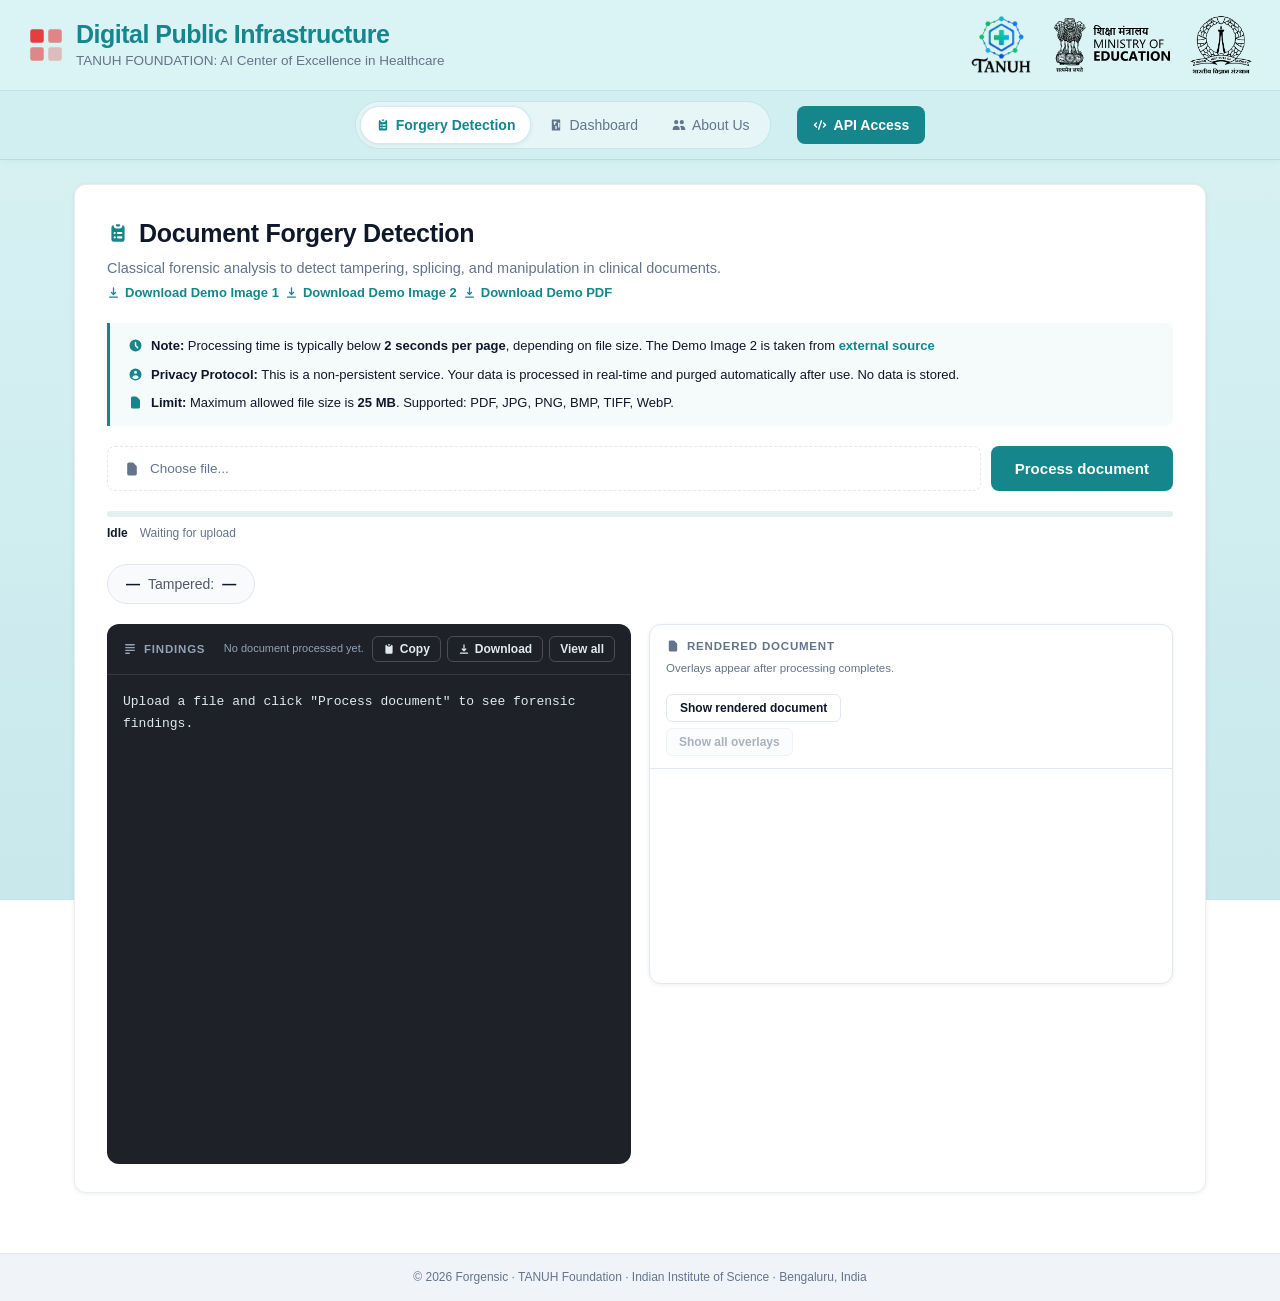
<file: frontend/index.html>
<!DOCTYPE html>
<html lang="en">
<head>
  <meta charset="utf-8"/>
  <meta name="viewport" content="width=device-width,initial-scale=1"/>
  <title>Forgensic | Document Forgery Detection</title>
  <meta name="description" content="AI-powered document forgery detection and integrity screening for clinical documents."/>
  <link rel="icon" href="logos/tanuh_logo.png" type="image/png"/>
  <link rel="stylesheet" href="styles.css"/>
</head>
<body data-page="forgery">

<!-- TOPBAR -->
<header class="topbar">
  <div class="topbar-row-1">
    <div class="topbar-inner">
      <!-- LEFT: Brand -->
      <a class="brand" href="index.html" aria-label="Forgensic home">
        <svg class="brand-icon" width="36" height="36" viewBox="0 0 32 32" fill="none">
          <rect x="2" y="2" width="12" height="12" rx="2" fill="#e53e3e"/>
          <rect x="18" y="2" width="12" height="12" rx="2" fill="#e53e3e" opacity=".6"/>
          <rect x="2" y="18" width="12" height="12" rx="2" fill="#e53e3e" opacity=".6"/>
          <rect x="18" y="18" width="12" height="12" rx="2" fill="#e53e3e" opacity=".3"/>
        </svg>
        <div class="brand-text">
          <div class="brand-name">Digital Public Infrastructure</div>
          <div class="brand-sub">TANUH FOUNDATION: AI Center of Excellence in Healthcare</div>
        </div>
      </a>

      <!-- RIGHT: Logos -->
      <div class="topbar-logos">
        <img class="logo-tanuh" src="logos/tanuh_logo.png" alt="TANUH"/>
        <img class="logo-moe" src="logos/MoE_Logo.svg" alt="Ministry of Education"/>
        <img class="logo-iisc" src="logos/IISc_Logo.png" alt="IISc"/>
      </div>
    </div>
  </div>

  <div class="topbar-row-2">
    <div class="topbar-inner" style="justify-content:center; gap: 16px;">
      <!-- CENTER: Tab nav + API Access -->
      <nav class="tab-nav">
        <a class="tab-link active" href="index.html" data-tab="forgery">
          <svg class="tab-icon" viewBox="0 0 20 20" fill="currentColor"><path d="M9 2a1 1 0 000 2h2a1 1 0 100-2H9z"/><path fill-rule="evenodd" d="M4 5a2 2 0 012-2 3 3 0 003 3h2a3 3 0 003-3 2 2 0 012 2v11a2 2 0 01-2 2H6a2 2 0 01-2-2V5zm3 4a1 1 0 000 2h.01a1 1 0 100-2H7zm3 0a1 1 0 000 2h3a1 1 0 100-2h-3zm-3 4a1 1 0 100 2h.01a1 1 0 100-2H7zm3 0a1 1 0 100 2h3a1 1 0 100-2h-3z" clip-rule="evenodd"/></svg>
          Forgery Detection
        </a>
        <a class="tab-link" href="dashboard.html" data-tab="dashboard">
          <svg class="tab-icon" viewBox="0 0 20 20" fill="currentColor"><path fill-rule="evenodd" d="M4 3a1 1 0 011-1h10a1 1 0 011 1v14a1 1 0 01-1 1H5a1 1 0 01-1-1V3zm3 4a1 1 0 012-2h1a1 1 0 110 2H9v2a1 1 0 11-2 0V7zm6 0a1 1 0 012 2v4a1 1 0 11-2 0V7zM9 12a1 1 0 012 0v3a1 1 0 11-2 0v-3z" clip-rule="evenodd"/></svg>
          Dashboard
        </a>
        <a class="tab-link" href="team.html" data-tab="team">
          <svg class="tab-icon" viewBox="0 0 20 20" fill="currentColor"><path d="M9 6a3 3 0 11-6 0 3 3 0 016 0zM17 6a3 3 0 11-6 0 3 3 0 016 0zM12.93 17c.046-.327.07-.66.07-1a6.97 6.97 0 00-1.5-4.33A5 5 0 0119 16v1h-6.07zM6 11a5 5 0 015 5v1H1v-1a5 5 0 015-5z"/></svg>
          About Us
        </a>
      </nav>
      <a class="btn-api" href="api.html">
        <svg viewBox="0 0 20 20" fill="currentColor" width="14" height="14"><path fill-rule="evenodd" d="M12.316 3.051a1 1 0 01.633 1.265l-4 12a1 1 0 11-1.898-.632l4-12a1 1 0 011.265-.633zM5.707 6.293a1 1 0 010 1.414L3.414 10l2.293 2.293a1 1 0 11-1.414 1.414l-3-3a1 1 0 010-1.414l3-3a1 1 0 011.414 0zm8.586 0a1 1 0 011.414 0l3 3a1 1 0 010 1.414l-3 3a1 1 0 11-1.414-1.414L16.586 10l-2.293-2.293a1 1 0 010-1.414z" clip-rule="evenodd"/></svg>
        API Access
      </a>
    </div>
  </div>

  <!-- AI OFF badge -->
  <!-- <div class="ai-badge-row">
    <span class="ai-badge">
      <span class="ai-dot-off"></span>
      AI OFF
    </span>
  </div> -->
</header>

<!-- MAIN -->
<main class="main-content">
  <div class="content-container">

    <div class="content-card">
      <!-- Heading -->
      <div class="page-heading">
        <div class="page-heading-row">
          <svg class="page-heading-icon" viewBox="0 0 20 20" fill="currentColor"><path d="M9 2a1 1 0 000 2h2a1 1 0 100-2H9z"/><path fill-rule="evenodd" d="M4 5a2 2 0 012-2 3 3 0 003 3h2a3 3 0 003-3 2 2 0 012 2v11a2 2 0 01-2 2H6a2 2 0 01-2-2V5zm3 4a1 1 0 000 2h.01a1 1 0 100-2H7zm3 0a1 1 0 000 2h3a1 1 0 100-2h-3zm-3 4a1 1 0 100 2h.01a1 1 0 100-2H7zm3 0a1 1 0 100 2h3a1 1 0 100-2h-3z" clip-rule="evenodd"/></svg>
          <h1>Document Forgery Detection</h1>
        </div>
        <p class="page-subtitle">Classical forensic analysis to detect tampering, splicing, and manipulation in clinical documents.</p>
        <div class="demo-links">
          <a class="demo-link" href="samples/forgery_image.jpeg" download>
            <svg viewBox="0 0 20 20" fill="currentColor" width="13" height="13"><path fill-rule="evenodd" d="M3 17a1 1 0 011-1h12a1 1 0 110 2H4a1 1 0 01-1-1zm3.293-7.707a1 1 0 011.414 0L9 10.586V3a1 1 0 112 0v7.586l1.293-1.293a1 1 0 111.414 1.414l-3 3a1 1 0 01-1.414 0l-3-3a1 1 0 010-1.414z" clip-rule="evenodd"/></svg>
            Download Demo Image 1
          </a>
          <a class="demo-link" href="samples/no_foregery_image.png" download>
            <svg viewBox="0 0 20 20" fill="currentColor" width="13" height="13"><path fill-rule="evenodd" d="M3 17a1 1 0 011-1h12a1 1 0 110 2H4a1 1 0 01-1-1zm3.293-7.707a1 1 0 011.414 0L9 10.586V3a1 1 0 112 0v7.586l1.293-1.293a1 1 0 111.414 1.414l-3 3a1 1 0 01-1.414 0l-3-3a1 1 0 0１0-１.４１４z" clip-rule="evenodd"/></svg>
            Download Demo Image 2
          </a>
          <a class="demo-link" href="samples/sample_document.pdf" download>
            <svg viewBox="0 0 20 20" fill="currentColor" width="13" height="13"><path fill-rule="evenodd" d="M3 17a1 1 0 011-1h12a1 1 0 110 2H4a1 1 0 01-1-1zm3.293-7.707a1 1 0 011.414 0L9 10.586V3a1 1 0 112 0v7.586l1.293-1.293a1 1 0 111.414 1.414l-3 3a1 1 0 01-1.414 0l-3-3a１ １ ０ ０１０-１.４１４z" clip-rule="evenodd"/></svg>
            Download Demo PDF
          </a>
        </div>
      </div>

      <!-- Notice box -->
      <div class="notice-box">
        <div class="notice-item">
          <svg class="notice-icon" viewBox="0 0 20 20" fill="currentColor"><path fill-rule="evenodd" d="M10 18a8 8 0 100-16 8 8 0 000 16zm1-12a1 1 0 10-2 0v4a1 1 0 00.293.707l2.828 2.829a1 1 0 101.415-1.415L11 9.586V6z" clip-rule="evenodd"/></svg>
          <span><strong>Note:</strong> Processing time is typically below <strong>2 seconds per page</strong>, depending on file size. The Demo Image 2 is taken from <a class ="demo-link" href="https://www.scribd.com/document/434141267/sample-medical-report" target="_blank">external source</a></span>
        </div>
        <div class="notice-item">
          <svg class="notice-icon" viewBox="0 0 20 20" fill="currentColor"><path fill-rule="evenodd" d="M18 10a8 8 0 11-16 0 8 8 0 0116 0zm-6-3a2 2 0 11-4 0 2 2 0 014 0zm-2 4a5 5 0 00-4.546 2.916A5.986 5.986 0 0010 16a5.986 5.986 0 004.546-2.084A5 5 0 0010 11z" clip-rule="evenodd"/></svg>
          <span><strong>Privacy Protocol:</strong> This is a non-persistent service. Your data is processed in real-time and purged automatically after use. No data is stored.</span>
        </div>
        <div class="notice-item">
          <svg class="notice-icon" viewBox="0 0 20 20" fill="currentColor"><path fill-rule="evenodd" d="M4 4a2 2 0 012-2h4.586A2 2 0 0112 2.586L15.414 6A2 2 0 0116 7.414V16a2 2 0 01-2 2H6a2 2 0 01-2-2V4z" clip-rule="evenodd"/></svg>
          <span><strong>Limit:</strong> Maximum allowed file size is <strong>25 MB</strong>. Supported: PDF, JPG, PNG, BMP, TIFF, WebP.</span>
        </div>
      </div>

      <!-- Upload row -->
      <section class="upload-row">
        <label class="upload-inline" id="upload-drop">
          <input type="file" id="upload-input" accept=".pdf,.jpg,.jpeg,.png,.bmp,.tif,.tiff,.webp"/>
          <svg class="upload-icon" viewBox="0 0 20 20" fill="currentColor"><path fill-rule="evenodd" d="M4 4a2 2 0 012-2h4.586A2 2 0 0112 2.586L15.414 6A2 2 0 0116 7.414V16a2 2 0 01-2 2H6a2 2 0 01-2-2V4z" clip-rule="evenodd"/></svg>
          <span class="upload-file-name" id="upload-name">Choose file...</span>
          <span class="upload-size" id="upload-size"></span>
        </label>
        <button class="btn-process" id="start-btn" type="button">Process document</button>
      </section>

      <!-- Progress -->
      <section class="progress-section">
        <div class="progress-bar-track"><div class="progress-bar-fill" id="progress-bar"></div></div>
        <div class="progress-meta">
          <span class="progress-label" id="progress-label">Idle</span>
          <span id="status-foot" style="color:var(--muted)">Waiting for upload</span>
          <span class="progress-time" id="inference-time"></span>
        </div>
      </section>

      <!-- Tampered flag -->
      <div class="tampered-flag" id="tampered-flag" data-state="unknown">
        <span id="tampered-icon">—</span>
        <span class="tampered-label">Tampered:</span>
        <span id="tampered-value" class="tampered-value">—</span>
      </div>

      <!-- Results: Findings (dark) + Preview (light) -->
      <section class="results-grid">

        <!-- FINDINGS -->
        <div class="findings-panel">
          <div class="findings-header">
            <div class="findings-title">
              <svg viewBox="0 0 20 20" fill="currentColor" width="14" height="14"><path fill-rule="evenodd" d="M3 4a1 1 0 011-1h12a1 1 0 110 2H4a1 1 0 01-1-1zm0 4a1 1 0 011-1h12a1 1 0 110 2H4a1 1 0 01-1-1zm0 4a1 1 0 011-1h12a1 1 0 110 2H4a1 1 0 01-1-1zm0 4a1 1 0 011-1h5a1 1 0 110 2H4a1 1 0 01-1-1z" clip-rule="evenodd"/></svg>
              FINDINGS
            </div>
            <div class="findings-meta" id="findings-meta">No document processed yet.</div>
            <div class="findings-actions">
              <button class="btn-findings-action" id="copy-findings-btn" type="button">
                <svg viewBox="0 0 20 20" fill="currentColor" width="12" height="12"><path d="M8 3a1 1 0 011-1h2a1 1 0 110 2H9a1 1 0 01-1-1z"/><path d="M6 3a2 2 0 00-2 2v11a2 2 0 002 2h8a2 2 0 002-2V5a2 2 0 00-2-2 3 3 0 01-3 3H9a3 3 0 01-3-3z"/></svg>
                Copy
              </button>
              <button class="btn-findings-action" id="download-findings-btn" type="button">
                <svg viewBox="0 0 20 20" fill="currentColor" width="12" height="12"><path fill-rule="evenodd" d="M3 17a1 1 0 011-1h12a1 1 0 110 2H4a1 1 0 01-1-1zm3.293-7.707a1 1 0 011.414 0L9 10.586V3a1 1 0 112 0v7.586l1.293-1.293a1 1 0 111.414 1.414l-3 3a1 1 0 01-1.414 0l-3-3a1 1 0 010-1.414z" clip-rule="evenodd"/></svg>
                Download
              </button>
              <button class="btn-findings-action" id="toggle-findings-btn" type="button">View all</button>
            </div>
          </div>
          <div class="findings-body" id="findings-list">Upload a file and click "Process document" to see forensic findings.</div>
        </div>

        <!-- RENDERED DOCUMENT -->
        <div class="preview-panel card" id="preview-card">
          <div class="preview-panel-header">
            <div class="preview-panel-title">
              <svg viewBox="0 0 20 20" fill="currentColor" width="14" height="14"><path fill-rule="evenodd" d="M4 4a2 2 0 012-2h4.586A2 2 0 0112 2.586L15.414 6A2 2 0 0116 7.414V16a2 2 0 01-2 2H6a2 2 0 01-2-2V4z" clip-rule="evenodd"/></svg>
              RENDERED DOCUMENT
            </div>
            <div class="preview-panel-sub">Overlays appear after processing completes.</div>
            <div class="preview-panel-actions">
              <button class="btn-toggle-preview" id="toggle-preview-btn" type="button">Show rendered document</button>
              <div class="preview-action-row">
                <button class="btn-preview-action" id="show-all-overlays-btn" type="button" disabled>Show all overlays</button>
              </div>
            </div>
          </div>
          <div class="viewer preview-viewer hidden" id="preview-viewer">
            <div class="scan-overlay" id="preview-scan" aria-hidden="true"></div>
            <div class="viewer-empty" id="preview-empty">No rendered preview yet.</div>
            <img id="preview-image" alt="Rendered document"/>
            <div class="overlay" id="preview-overlay"></div>
          </div>
        </div>

      </section>
    </div><!-- /content-card -->

  </div>
</main>

<footer class="site-footer">
  <div class="footer-stats">© 2026 Forgensic · TANUH Foundation · Indian Institute of Science · Bengaluru, India</div>
</footer>

<!-- Crop modal -->
<div class="modal hidden" id="crop-modal" aria-hidden="true">
  <div class="modal-card">
    <div class="modal-head">
      <div>
        <div class="modal-title">Highlighted Region</div>
        <div class="modal-meta" id="crop-meta">Preview</div>
      </div>
      <div class="modal-actions">
        <button class="btn-modal-action" id="show-in-document-btn" type="button" disabled>Show in document</button>
        <button class="btn-modal-close" id="crop-close" type="button">✕ Close</button>
      </div>
    </div>
    <div class="crop-body"><img id="crop-image" alt="Cropped region"/></div>
  </div>
</div>

<div class="toast hidden" id="toast" aria-live="polite"></div>

<script type="module" src="config.js"></script>
<script type="module" src="app.js"></script>
</body>
</html>
</file>
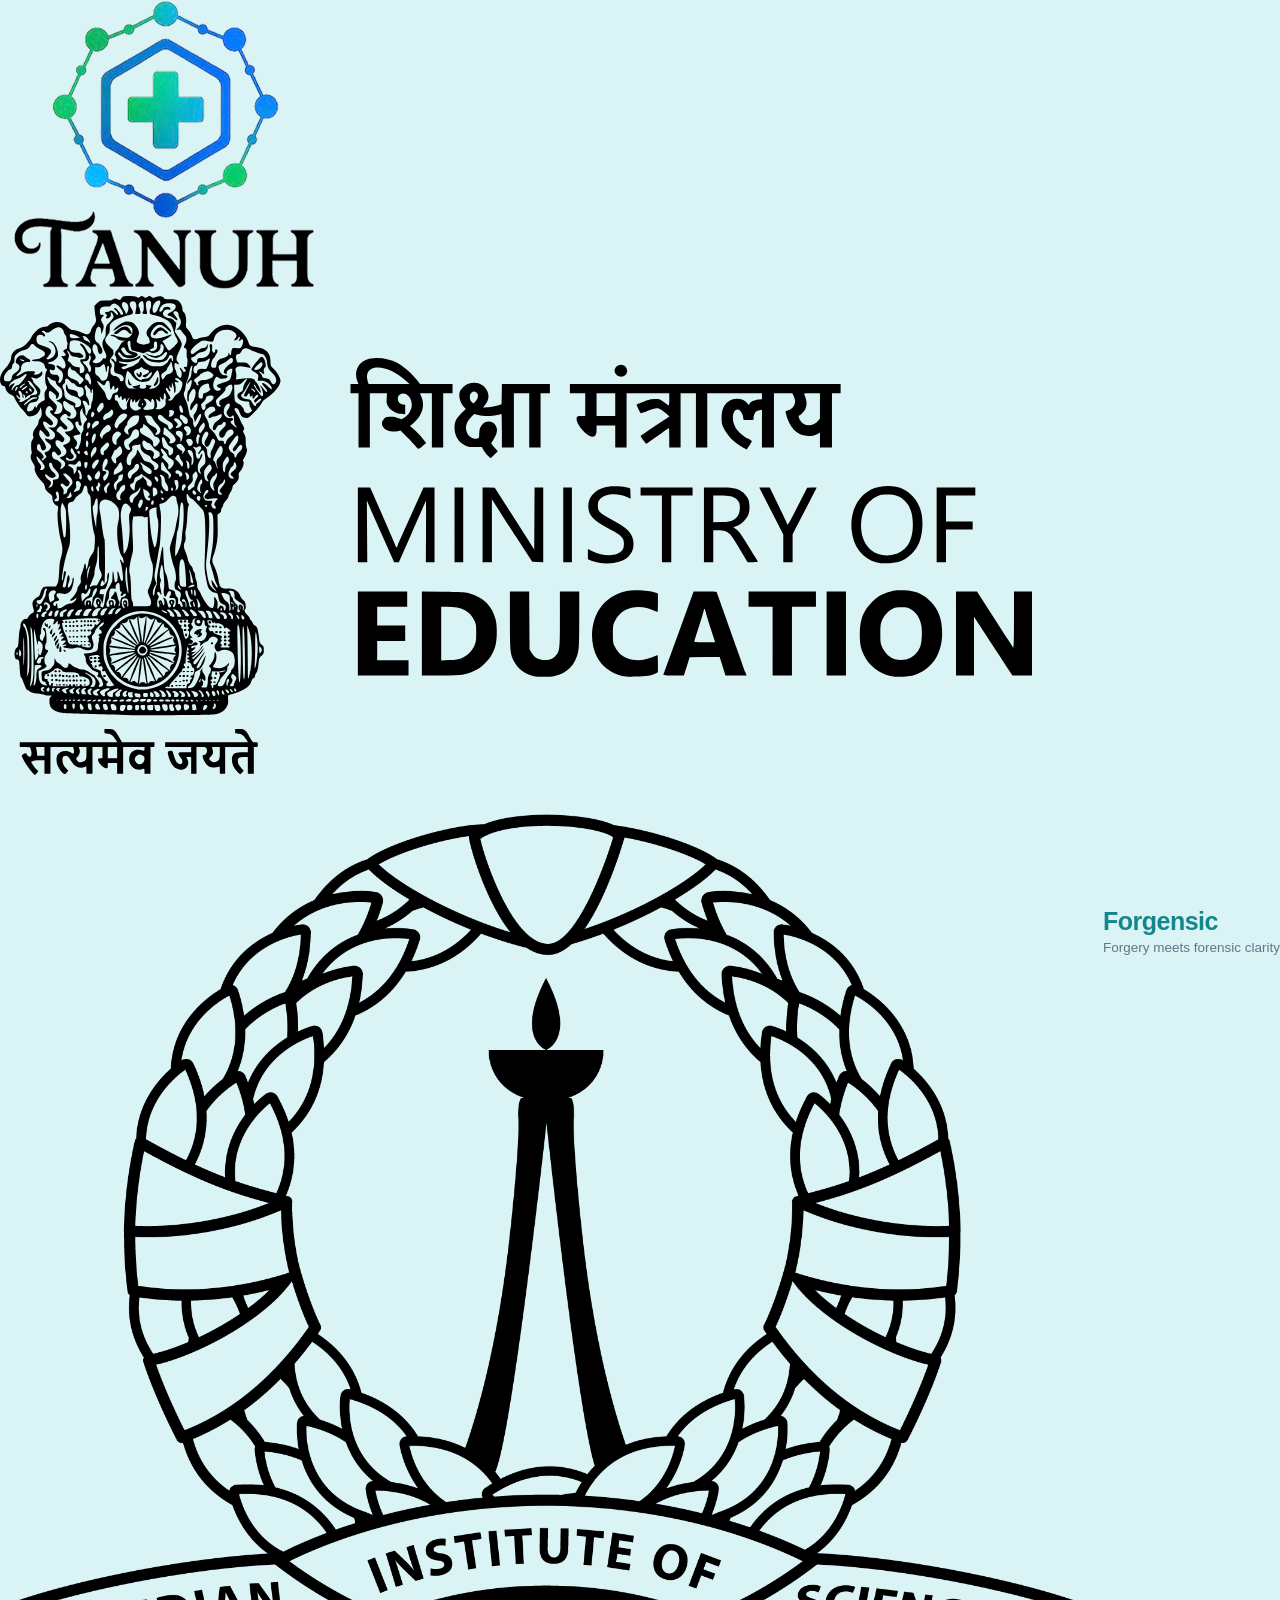
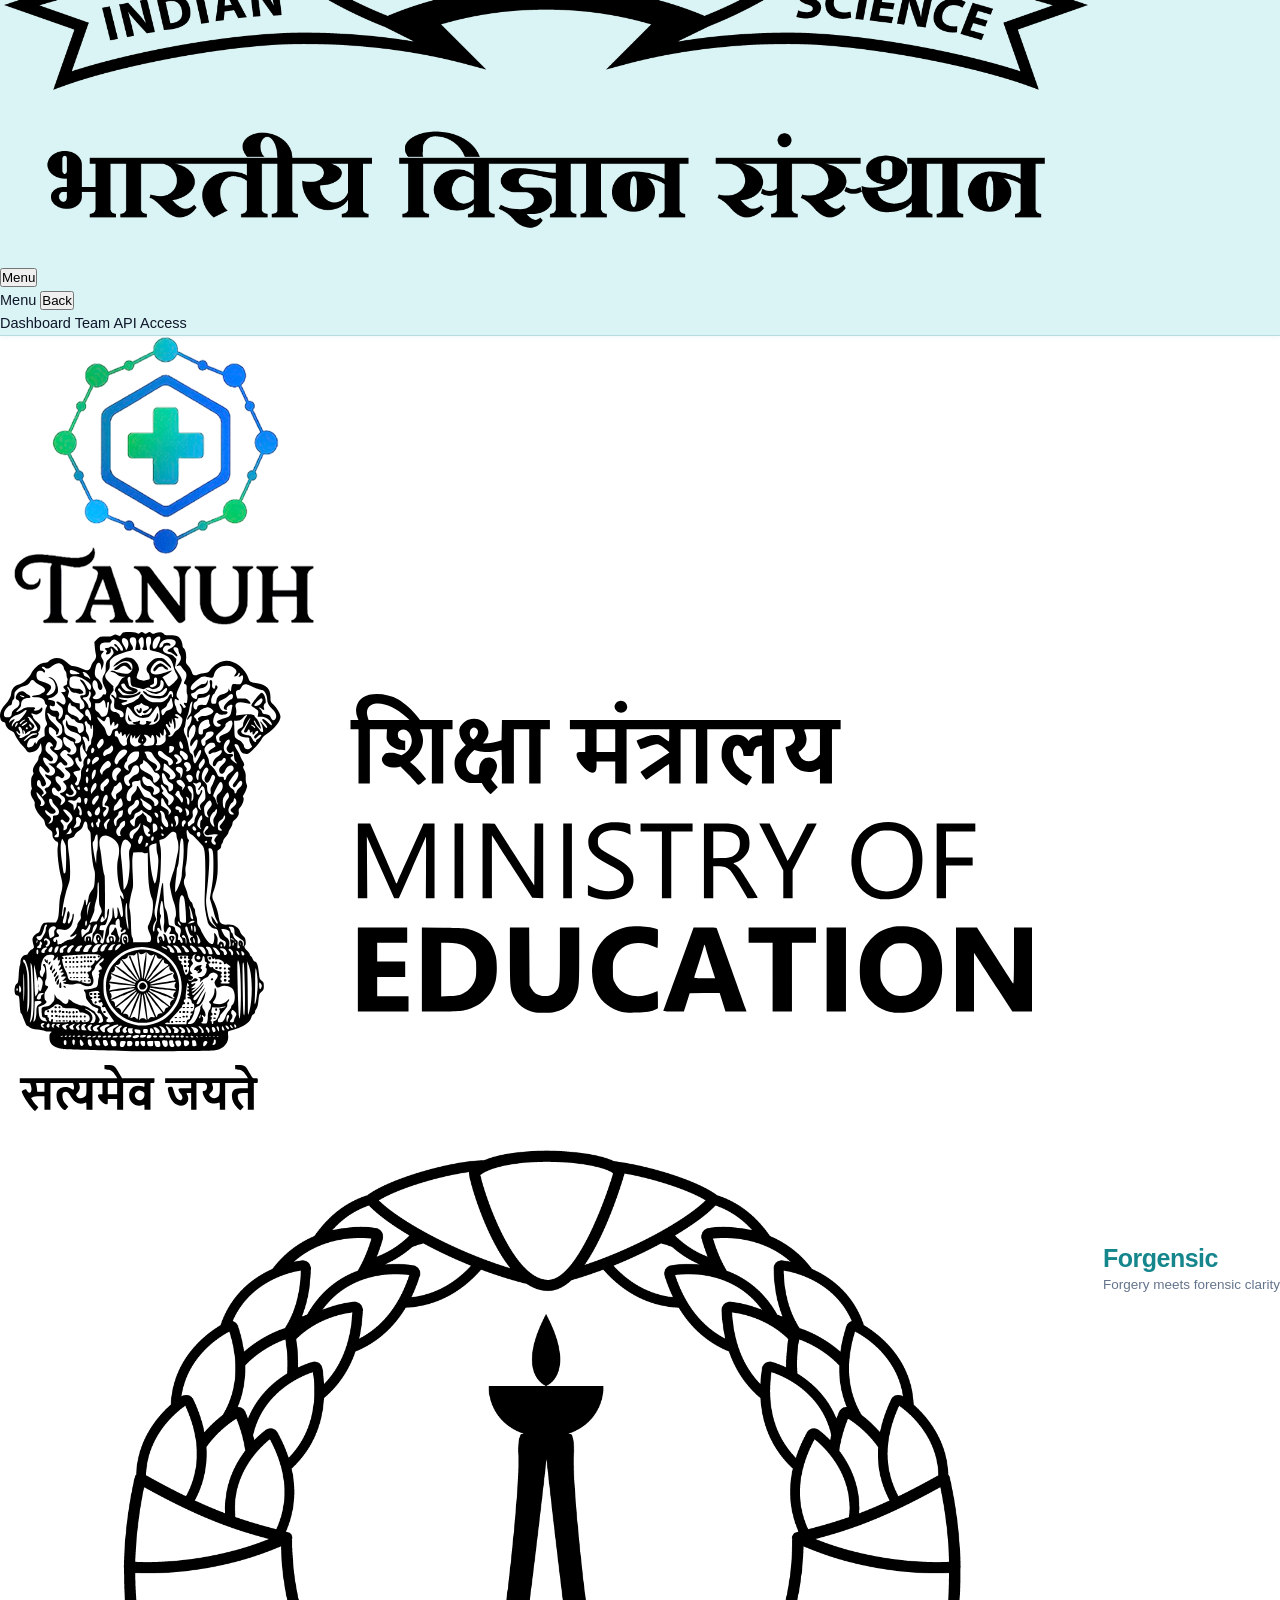
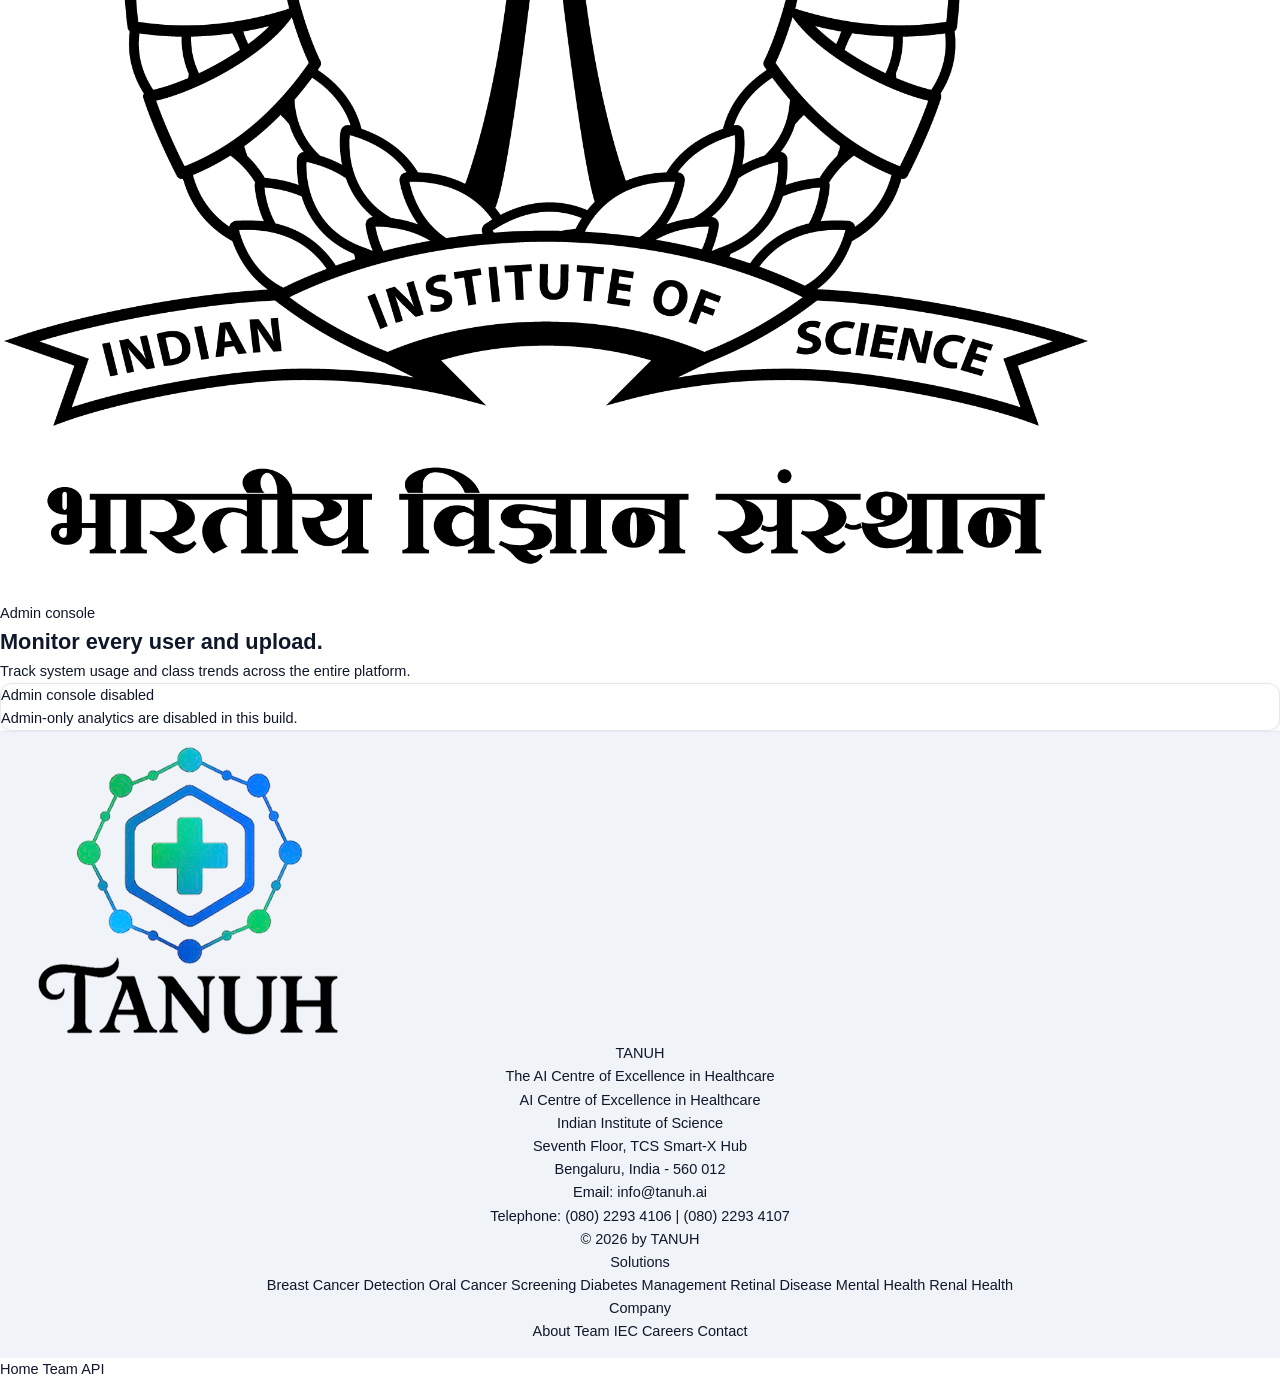
<file: frontend/admin.html>
<!DOCTYPE html>
<html lang="en">
  <head>
    <meta charset="utf-8" />
    <meta name="viewport" content="width=device-width, initial-scale=1" />
    <title>Forgensic Admin</title>
    <link rel="icon" href="logos/tanuh_logo.png" type="image/png" />
    <!-- <link rel="preconnect" href="https://fonts.googleapis.com" />
    <link rel="preconnect" href="https://fonts.gstatic.com" crossorigin />
    <link href="https://fonts.googleapis.com/css2?family=Manrope:wght@400;500;600;700&display=swap" rel="stylesheet" /> -->
    <link rel="stylesheet" href="styles.css" />
  </head>
  <body data-page="admin">
    <div class="app-shell">
      <header class="topbar">
        <a class="brand brand-logos" href="index.html" aria-label="Forgensic home">
          <div class="logo-row" aria-hidden="true">
            <img class="logo-img logo-tanuh" src="logos/tanuh_logo.png" alt="" />
            <img class="logo-img logo-moe" src="logos/MoE_Logo.svg" alt="" />
            <img class="logo-img logo-iisc" src="logos/IISc_Logo.png" alt="" />
          </div>
          <div class="brand-text">
            <div class="brand-name" id="brand-name">Forgensic</div>
            <div class="brand-sub" id="brand-sub">Forgery meets forensic clarity</div>
          </div>
        </a>
        <button class="btn btn-ghost menu-toggle" id="mobile-menu-btn" type="button" aria-expanded="false" aria-label="Toggle navigation">
          Menu
        </button>
        <div class="menu-panel" id="menu-panel">
          <div class="menu-header">
            <span class="menu-title">Menu</span>
            <button class="btn btn-ghost menu-back" id="menu-back-btn" type="button">Back</button>
          </div>
          <nav class="nav">
            <a class="nav-link" data-page="dashboard" href="index.html">Dashboard</a>
            <a class="nav-link" data-page="team" href="team.html">Team</a>
            <a class="nav-link" data-page="api" href="api.html">API Access</a>
            <a class="nav-link admin-only hidden" data-page="admin" href="admin.html">Admin</a>
          </nav>
          <div class="top-actions"></div>
        </div>
      </header>

      <div class="menu-scrim" id="menu-scrim" aria-hidden="true"></div>

      <div class="mobile-topbar">
        <a class="brand brand-logos" href="index.html" aria-label="Forgensic home">
          <div class="logo-row" aria-hidden="true">
            <img class="logo-img logo-tanuh" src="logos/tanuh_logo.png" alt="" />
            <img class="logo-img logo-moe" src="logos/MoE_Logo.svg" alt="" />
            <img class="logo-img logo-iisc" src="logos/IISc_Logo.png" alt="" />
          </div>
          <div class="brand-text">
            <div class="brand-name">Forgensic</div>
            <div class="brand-sub">Forgery meets forensic clarity</div>
          </div>
        </a>
      </div>


      <main class="main">
        <section class="page-hero compact">
          <div>
            <div class="kicker">Admin console</div>
            <h1>Monitor every user and upload.</h1>
            <p>Track system usage and class trends across the entire platform.</p>
          </div>
        </section>

        <section class="admin-locked" id="admin-locked">
          <div class="card">
            <div class="card-title">Admin console disabled</div>
            <p class="card-meta">Admin-only analytics are disabled in this build.</p>
          </div>
        </section>

        <section class="admin-grid hidden" id="admin-dashboard">
          <div class="card">
            <div class="card-title">Platform overview</div>
            <div class="stats-grid" id="admin-kpis"></div>
          </div>
          <div class="card">
            <div class="card-title">Class distribution</div>
            <div class="legend" id="admin-class-summary"></div>
          </div>
          <div class="card admin-wide">
            <div class="card-title">User activity</div>
            <div class="admin-table" id="admin-users"></div>
          </div>
        </section>
      </main>

      <footer class="site-footer">
        <div class="footer-inner">
          <div class="footer-brand">
            <img class="footer-logo" src="logos/tanuh_logo.png" alt="TANUH logo" />
            <div class="footer-title">TANUH</div>
            <div class="footer-subtitle">The AI Centre of Excellence in Healthcare</div>
            <div class="footer-address">
              <div>AI Centre of Excellence in Healthcare</div>
              <div>Indian Institute of Science</div>
              <div>Seventh Floor, TCS Smart-X Hub</div>
              <div>Bengaluru, India - 560 012</div>
            </div>
            <div class="footer-contact">
              <div>Email: <a class="footer-link inline" href="mailto:info@tanuh.ai" title="Email TANUH">info@tanuh.ai</a></div>
              <div>Telephone: <a class="footer-link inline" href="tel:+918022934106" title="Call TANUH">(080) 2293 4106</a> | <a class="footer-link inline" href="tel:+918022934107" title="Call TANUH">(080) 2293 4107</a></div>
            </div>
            <div class="footer-copy">&copy; 2026 by TANUH</div>
          </div>
          <div class="footer-column">
            <div class="footer-heading">Solutions</div>
            <div class="footer-links">
              <a class="footer-link" href="#" title="Breast Cancer Detection">Breast Cancer Detection</a>
              <a class="footer-link" href="#" title="Oral Cancer Screening">Oral Cancer Screening</a>
              <a class="footer-link" href="#" title="Diabetes Management">Diabetes Management</a>
              <a class="footer-link" href="#" title="Retinal Disease">Retinal Disease</a>
              <a class="footer-link" href="#" title="Mental Health">Mental Health</a>
              <a class="footer-link" href="#" title="Renal Health">Renal Health</a>
            </div>
          </div>
          <div class="footer-column">
            <div class="footer-heading">Company</div>
            <div class="footer-links">
              <a class="footer-link" href="#" title="About">About</a>
              <a class="footer-link" href="#" title="Team">Team</a>
              <a class="footer-link" href="#" title="IEC">IEC</a>
              <a class="footer-link" href="#" title="Careers">Careers</a>
              <a class="footer-link" href="#" title="Contact">Contact</a>
            </div>
          </div>
        </div>
      </footer>

      <nav class="bottom-nav">
        <a class="bottom-link" data-page="dashboard" href="index.html">Home</a>
        <a class="bottom-link" data-page="team" href="team.html">Team</a>
        <a class="bottom-link" data-page="api" href="api.html">API</a>
      </nav>
    </div>

    <div class="toast hidden" id="toast" aria-live="polite"></div>

    <script type="module" src="config.js"></script>
    <script type="module" src="app.js"></script>
  </body>
</html>
</file>
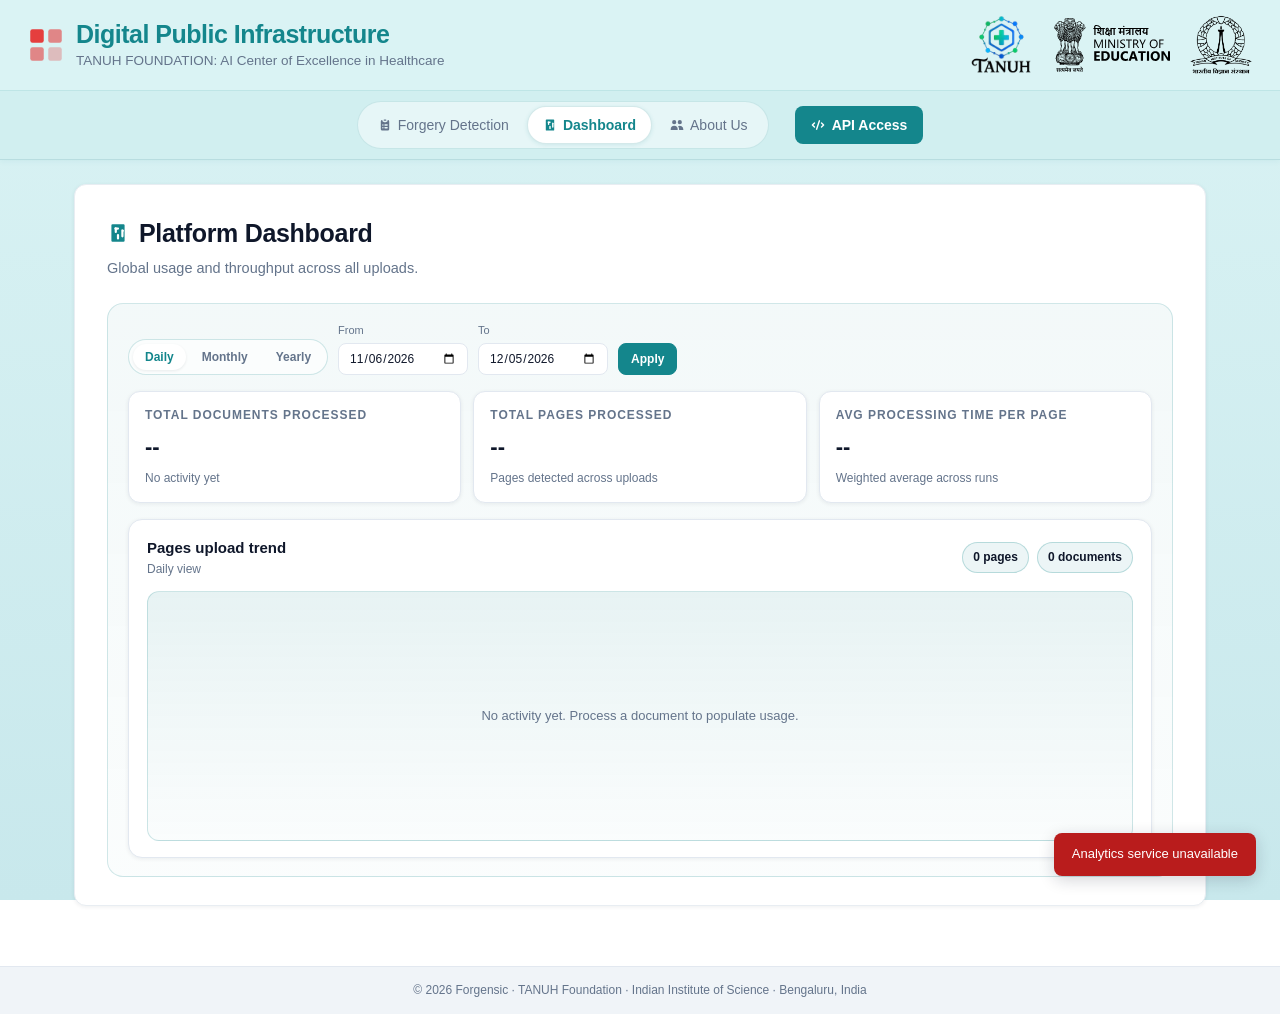
<file: frontend/dashboard.html>
<!DOCTYPE html>
<html lang="en">
<head>
  <meta charset="utf-8"/>
  <meta name="viewport" content="width=device-width,initial-scale=1"/>
  <title>Forgensic | Dashboard</title>
  <meta name="description" content="Platform dashboard for Forgensic usage and throughput."/>
  <link rel="icon" href="logos/tanuh_logo.png" type="image/png"/>
  <link rel="stylesheet" href="styles.css"/>
</head>
<body data-page="dashboard">

<header class="topbar">
  <div class="topbar-row-1">
    <div class="topbar-inner">
      <a class="brand" href="index.html" aria-label="Forgensic home">
        <svg class="brand-icon" width="36" height="36" viewBox="0 0 32 32" fill="none">
          <rect x="2" y="2" width="12" height="12" rx="2" fill="#e53e3e"/>
          <rect x="18" y="2" width="12" height="12" rx="2" fill="#e53e3e" opacity=".6"/>
          <rect x="2" y="18" width="12" height="12" rx="2" fill="#e53e3e" opacity=".6"/>
          <rect x="18" y="18" width="12" height="12" rx="2" fill="#e53e3e" opacity=".3"/>
        </svg>
        <div class="brand-text">
          <div class="brand-name">Digital Public Infrastructure</div>
          <div class="brand-sub">TANUH FOUNDATION: AI Center of Excellence in Healthcare</div>
        </div>
      </a>

      <div class="topbar-logos">
        <img class="logo-tanuh" src="logos/tanuh_logo.png" alt="TANUH"/>
        <img class="logo-moe" src="logos/MoE_Logo.svg" alt="Ministry of Education"/>
        <img class="logo-iisc" src="logos/IISc_Logo.png" alt="IISc"/>
      </div>
    </div>
  </div>

  <div class="topbar-row-2">
    <div class="topbar-inner" style="justify-content:center; gap: 16px;">
      <nav class="tab-nav">
        <a class="tab-link" href="index.html" data-tab="forgery">
          <svg class="tab-icon" viewBox="0 0 20 20" fill="currentColor"><path d="M9 2a1 1 0 000 2h2a1 1 0 100-2H9z"/><path fill-rule="evenodd" d="M4 5a2 2 0 012-2 3 3 0 003 3h2a3 3 0 003-3 2 2 0 012 2v11a2 2 0 01-2 2H6a2 2 0 01-2-2V5zm3 4a1 1 0 000 2h.01a1 1 0 100-2H7zm3 0a1 1 0 000 2h3a1 1 0 100-2h-3zm-3 4a1 1 0 100 2h.01a1 1 0 100-2H7zm3 0a1 1 0 100 2h3a1 1 0 100-2h-3z" clip-rule="evenodd"/></svg>
          Forgery Detection
        </a>
        <a class="tab-link active" href="dashboard.html" data-tab="dashboard">
          <svg class="tab-icon" viewBox="0 0 20 20" fill="currentColor"><path fill-rule="evenodd" d="M4 3a1 1 0 011-1h10a1 1 0 011 1v14a1 1 0 01-1 1H5a1 1 0 01-1-1V3zm3 4a1 1 0 012-2h1a1 1 0 110 2H9v2a1 1 0 11-2 0V7zm6 0a1 1 0 012 2v4a1 1 0 11-2 0V7zM9 12a1 1 0 012 0v3a1 1 0 11-2 0v-3z" clip-rule="evenodd"/></svg>
          Dashboard
        </a>
        <a class="tab-link" href="team.html" data-tab="team">
          <svg class="tab-icon" viewBox="0 0 20 20" fill="currentColor"><path d="M9 6a3 3 0 11-6 0 3 3 0 016 0zM17 6a3 3 0 11-6 0 3 3 0 016 0zM12.93 17c.046-.327.07-.66.07-1a6.97 6.97 0 00-1.5-4.33A5 5 0 0119 16v1h-6.07zM6 11a5 5 0 015 5v1H1v-1a5 5 0 015-5z"/></svg>
          About Us
        </a>
      </nav>
      <a class="btn-api" href="api.html">
        <svg viewBox="0 0 20 20" fill="currentColor" width="14" height="14"><path fill-rule="evenodd" d="M12.316 3.051a1 1 0 01.633 1.265l-4 12a1 1 0 11-1.898-.632l4-12a1 1 0 011.265-.633zM5.707 6.293a1 1 0 010 1.414L3.414 10l2.293 2.293a1 1 0 11-1.414 1.414l-3-3a1 1 0 010-1.414l3-3a1 1 0 011.414 0zm8.586 0a1 1 0 011.414 0l3 3a1 1 0 010 1.414l-3 3a1 1 0 11-1.414-1.414L16.586 10l-2.293-2.293a1 1 0 010-1.414z" clip-rule="evenodd"/></svg>
        API Access
      </a>
    </div>
  </div>
</header>

<main class="main-content">
  <div class="content-container">
    <div class="content-card">
      <div class="page-heading">
        <div class="page-heading-row">
          <svg class="page-heading-icon" viewBox="0 0 20 20" fill="currentColor"><path fill-rule="evenodd" d="M4 3a1 1 0 011-1h10a1 1 0 011 1v14a1 1 0 01-1 1H5a1 1 0 01-1-1V3zm3 4a1 1 0 012-2h1a1 1 0 110 2H9v2a1 1 0 11-2 0V7zm6 0a1 1 0 012 2v4a1 1 0 11-2 0V7zM9 12a1 1 0 012 0v3a1 1 0 11-2 0v-3z" clip-rule="evenodd"/></svg>
          <h1>Platform Dashboard</h1>
        </div>
        <p class="page-subtitle">Global usage and throughput across all uploads.</p>
      </div>

      <section class="impact-dashboard" id="usage-dashboard">
        <div class="dashboard-heading">
          <div class="dashboard-actions">
            <div class="segmented trend-granularity" role="tablist" aria-label="Trend granularity">
              <button class="seg-btn active" data-granularity="day" type="button" role="tab">Daily</button>
              <button class="seg-btn" data-granularity="month" type="button" role="tab">Monthly</button>
              <button class="seg-btn" data-granularity="year" type="button" role="tab">Yearly</button>
            </div>
            <div class="filter-group">
              <label for="trend-from">From</label>
              <input type="date" id="trend-from" />
            </div>
            <div class="filter-group">
              <label for="trend-to">To</label>
              <input type="date" id="trend-to" />
            </div>
            <button class="btn-filter" id="trend-apply" type="button">Apply</button>
          </div>
        </div>

        <div class="kpi-grid">
          <div class="kpi-card">
            <div class="kpi-label">Total documents processed</div>
            <div class="kpi-value" id="kpi-docs">--</div>
            <div class="kpi-meta" id="kpi-docs-meta">No activity yet</div>
          </div>
          <div class="kpi-card">
            <div class="kpi-label">Total pages processed</div>
            <div class="kpi-value" id="kpi-pages">--</div>
            <div class="kpi-meta" id="kpi-pages-meta">Pages detected across uploads</div>
          </div>
          <div class="kpi-card">
            <div class="kpi-label">Avg processing time per page</div>
            <div class="kpi-value" id="kpi-avg">--</div>
            <div class="kpi-meta" id="kpi-avg-meta">Weighted average across runs</div>
          </div>
        </div>

        <div class="trend-card">
          <div class="trend-title-row">
            <div>
              <div class="trend-title">Pages upload trend</div>
              <div class="trend-meta" id="trend-meta">Daily view</div>
            </div>
            <div class="trend-badges">
              <span class="trend-pill" id="trend-total-pages">0 pages</span>
              <span class="trend-pill" id="trend-total-docs">0 documents</span>
            </div>
          </div>
          <div class="trend-chart" id="trend-chart" role="img" aria-label="Pages uploaded over time">
            <div class="trend-bars" id="trend-bars"></div>
            <div class="trend-labels" id="trend-labels"></div>
            <div class="trend-empty hidden" id="trend-empty">No activity yet. Process a document to populate usage.</div>
          </div>
        </div>
      </section>
    </div>
  </div>
</main>

<footer class="site-footer">
  <div class="footer-stats">© 2026 Forgensic · TANUH Foundation · Indian Institute of Science · Bengaluru, India</div>
</footer>

<div class="toast hidden" id="toast" aria-live="polite"></div>

<script type="module" src="config.js"></script>
<script type="module" src="app.js"></script>
</body>
</html>
</file>
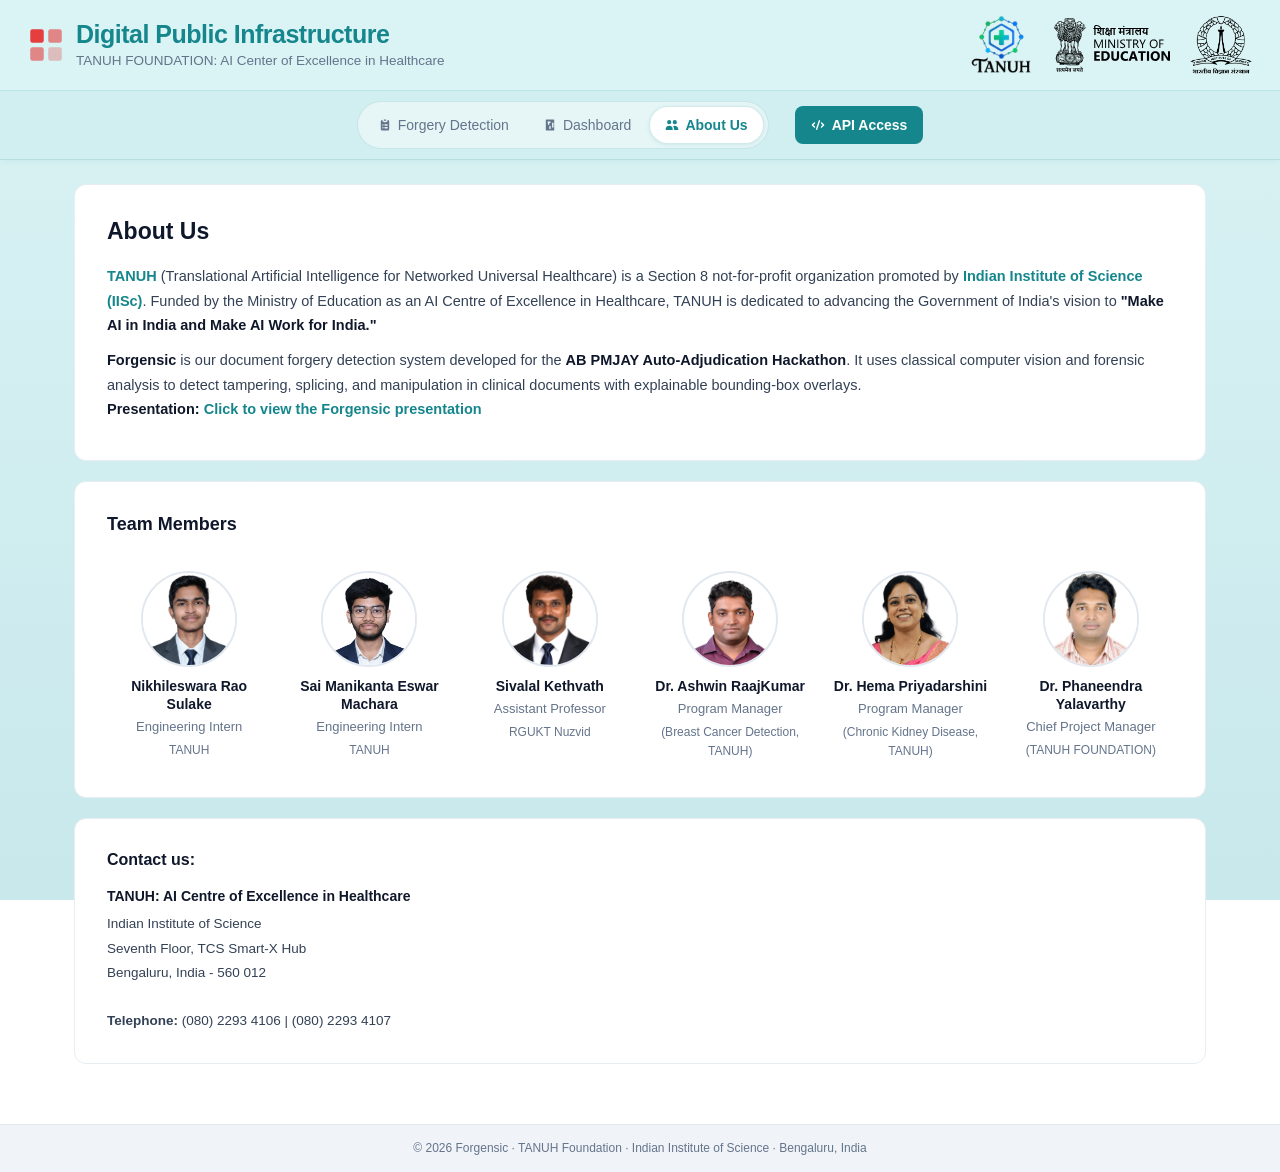
<file: frontend/team.html>
<!DOCTYPE html>
<html lang="en">

<head>
  <meta charset="utf-8" />
  <meta name="viewport" content="width=device-width,initial-scale=1" />
  <title>Forgensic | About Us & Team</title>
  <meta name="description"
    content="Meet the team behind Forgensic, the document forgery detection system from TANUH, IISc." />
  <link rel="icon" href="logos/tanuh_logo.png" type="image/png" />
  <!-- <link rel="preconnect" href="https://fonts.googleapis.com" />
  <link rel="preconnect" href="https://fonts.gstatic.com" crossorigin />
  <link href="https://fonts.googleapis.com/css2?family=Inter:wght@400;500;600;700&display=swap" rel="stylesheet" /> -->
  <link rel="stylesheet" href="styles.css" />
</head>

<body data-page="team">

  <header class="topbar">
    <div class="topbar-row-1">
      <div class="topbar-inner">
        <a class="brand" href="index.html" aria-label="Forgensic home">
          <svg class="brand-icon" width="36" height="36" viewBox="0 0 32 32" fill="none">
            <rect x="2" y="2" width="12" height="12" rx="2" fill="#e53e3e" />
            <rect x="18" y="2" width="12" height="12" rx="2" fill="#e53e3e" opacity=".6" />
            <rect x="2" y="18" width="12" height="12" rx="2" fill="#e53e3e" opacity=".6" />
            <rect x="18" y="18" width="12" height="12" rx="2" fill="#e53e3e" opacity=".3" />
          </svg>
          <div class="brand-text">
            <div class="brand-name">Digital Public Infrastructure</div>
            <div class="brand-sub">TANUH FOUNDATION: AI Center of Excellence in Healthcare</div>
          </div>
        </a>

        <div class="topbar-logos">
          <img class="logo-tanuh" src="logos/tanuh_logo.png" alt="TANUH" />
          <img class="logo-moe" src="logos/MoE_Logo.svg" alt="Ministry of Education" />
          <img class="logo-iisc" src="logos/IISc_Logo.png" alt="IISc" />
          <!-- <img class="logo-nha" src="logos/NHA_logo.png" alt="National Health Authority" /> -->
        </div>
      </div>
    </div>
    <div class="topbar-row-2">
      <div class="topbar-inner" style="justify-content:center; gap: 16px;">
        <nav class="tab-nav">
          <a class="tab-link" href="index.html" data-tab="forgery">
            <svg class="tab-icon" viewBox="0 0 20 20" fill="currentColor">
              <path d="M9 2a1 1 0 000 2h2a1 1 0 100-2H9z" />
              <path fill-rule="evenodd"
                d="M4 5a2 2 0 012-2 3 3 0 003 3h2a3 3 0 003-3 2 2 0 012 2v11a2 2 0 01-2 2H6a2 2 0 01-2-2V5zm3 4a1 1 0 000 2h.01a1 1 0 100-2H7zm3 0a1 1 0 000 2h3a1 1 0 100-2h-3zm-3 4a1 1 0 100 2h.01a1 1 0 100-2H7zm3 0a1 1 0 100 2h3a1 1 0 100-2h-3z"
                clip-rule="evenodd" />
            </svg>
            Forgery Detection
          </a>
          <a class="tab-link" href="dashboard.html" data-tab="dashboard">
            <svg class="tab-icon" viewBox="0 0 20 20" fill="currentColor"><path fill-rule="evenodd" d="M4 3a1 1 0 011-1h10a1 1 0 011 1v14a1 1 0 01-1 1H5a1 1 0 01-1-1V3zm3 4a1 1 0 012-2h1a1 1 0 110 2H9v2a1 1 0 11-2 0V7zm6 0a1 1 0 012 2v4a1 1 0 11-2 0V7zM9 12a1 1 0 012 0v3a1 1 0 11-2 0v-3z" clip-rule="evenodd"/></svg>
            Dashboard
          </a>
          <a class="tab-link active" href="team.html" data-tab="team">
            <svg class="tab-icon" viewBox="0 0 20 20" fill="currentColor">
              <path
                d="M9 6a3 3 0 11-6 0 3 3 0 016 0zM17 6a3 3 0 11-6 0 3 3 0 016 0zM12.93 17c.046-.327.07-.66.07-1a6.97 6.97 0 00-1.5-4.33A5 5 0 0119 16v1h-6.07zM6 11a5 5 0 015 5v1H1v-1a5 5 0 015-5z" />
            </svg>
            About Us
          </a>
        </nav>
        <a class="btn-api" href="api.html">
          <svg viewBox="0 0 20 20" fill="currentColor" width="14" height="14">
            <path fill-rule="evenodd"
              d="M12.316 3.051a1 1 0 01.633 1.265l-4 12a1 1 0 11-1.898-.632l4-12a1 1 0 011.265-.633zM5.707 6.293a1 1 0 010 1.414L3.414 10l2.293 2.293a1 1 0 11-1.414 1.414l-3-3a1 1 0 010-1.414l3-3a1 1 0 011.414 0zm8.586 0a1 1 0 011.414 0l3 3a1 1 0 010 1.414l-3 3a1 1 0 11-1.414-1.414L16.586 10l-2.293-2.293a1 1 0 010-1.414z"
              clip-rule="evenodd" />
          </svg>
          API Access
        </a>
      </div>
    </div>
    
  </header>

  <main class="main-content">
    <div class="content-container">

      <!-- About section -->
      <div class="about-section">
        <h1 class="about-heading">About Us</h1>
        <p class="about-body">
          <a href="https://tanuh.ai" target="_blank">TANUH</a> (Translational Artificial Intelligence for Networked
          Universal Healthcare) is a Section 8 not-for-profit organization promoted by <a href="https://www.iisc.ac.in"
            target="_blank">Indian Institute of Science (IISc)</a>. Funded by the Ministry of Education as an AI Centre
          of Excellence in Healthcare, TANUH is dedicated to advancing the Government of India's vision to <strong>"Make
            AI in India and Make AI Work for India."</strong>
        </p>
        <p class="about-body">
          <strong>Forgensic</strong> is our document forgery detection system developed for the <strong>AB PMJAY Auto-Adjudication Hackathon</strong>. It uses classical computer vision and forensic analysis to detect tampering, splicing,
          and manipulation in clinical documents with explainable bounding-box overlays. 
            <br /><strong>Presentation:</strong> <a href="https://docs.google.com/presentation/d/1RorlmFI3fwyqu_T52CDQVMQCzT-SDbrfa1f7ykD2O58/edit?usp=sharing" target="_blank" rel="noopener">Click to view the Forgensic presentation</a>
        </p>
      </div>

      <!-- Team section -->
      <div class="team-section">
        <div class="team-section-title">Team Members</div>
        <div class="team-grid">

          <!-- 1. Nikhil -->
          <a href="https://nikhil-rao20.github.io/" target="_blank" class="team-link">
          <div class="team-card">
            <div class="team-avatar-wrap">
              <img class="team-avatar-img" src="logos/nikhil.png" alt="Sai Manikanta Eswar Machara" />
            </div>
            <div class="team-info">
              <div class="team-name">Nikhileswara Rao Sulake</div>
              <div class="team-role">Engineering Intern</div>
              <div class="team-org">TANUH</div>
            </div>
          </div>
          </a>

          <!-- 2. Eswar -->
          <a href="http://eswarmachara.github.io/" target="_blank" class="team-link">
          <div class="team-card">
            <div class="team-avatar-wrap">
              <img class="team-avatar-img" src="logos/eswar.png" alt="Sai Manikanta Eswar Machara" />
            </div>
            <div class="team-info">
              <div class="team-name">Sai Manikanta Eswar Machara</div>
              <div class="team-role">Engineering Intern</div>
              <div class="team-org">TANUH</div>
            </div>
          </div>
          </a>

          <!-- 3. Sivalal -->
          <a href="https://www.linkedin.com/in/sivalal-kethavath-9b568a235/" target="_blank" class="team-link">
          <div class="team-card">
            <div class="team-avatar-wrap">
              <img class="team-avatar-img" src="logos/sivalal.png" alt="Sivalal Kethvath" />
            </div>
            <div class="team-info">
              <div class="team-name">Sivalal Kethvath</div>
              <div class="team-role">Assistant Professor</div>
              <div class="team-org">RGUKT Nuzvid</div>
            </div>
          </div>
          </a>

          <!-- 4. Ashwin -->
          <a href="https://www.linkedin.com/in/ashwin-rajkumar/" target="_blank" class="team-link">
          <div class="team-card">
            <div class="team-avatar-wrap">
              <img class="team-avatar-img" src="logos/ashwin.png" alt="Dr. Ashwin RaajKumar" />
            </div>
            <div class="team-info">
              <div class="team-name">Dr. Ashwin RaajKumar</div>
              <div class="team-role">Program Manager</div>
              <div class="team-org">(Breast Cancer Detection, TANUH)</div>
            </div>
          </div>
          </a>

          <!-- 5. Hema -->
          <a href="https://www.linkedin.com/in/s-hema-priyadarshini-ph-d-64246314/" target="_blank" class="team-link">
          <div class="team-card">
            <div class="team-avatar-wrap">
              <img class="team-avatar-img" src="logos/hema.png" alt="Dr. Hema Priyadarshini" />
            </div>
            <div class="team-info">
              <div class="team-name">Dr. Hema Priyadarshini</div>
              <div class="team-role">Program Manager</div>
              <div class="team-org">(Chronic Kidney Disease, TANUH)</div>
            </div>
          </div>
          </a>

          <!-- 6. Prof PKY -->
          <a href="https://cds.iisc.ac.in/faculty/yalavarthy/" target="_blank" class="team-link">
          <div class="team-card">
            <div class="team-avatar-wrap">
              <img class="team-avatar-img" src="logos/Prof_PKY.png" alt="Dr. Phaneendra Yalavarthy" />
            </div>
            <div class="team-info">
              <div class="team-name">Dr. Phaneendra Yalavarthy</div>
              <div class="team-role">Chief Project Manager</div>
              <div class="team-org">(TANUH FOUNDATION)</div>
            </div>
          </div>
          </a>

        </div>
      </div>

      <!-- Contact -->
      <div class="contact-section">
        <h2 class="contact-heading">Contact us:</h2>
        <p class="contact-org"><strong>TANUH: AI Centre of Excellence in Healthcare</strong></p>
        <p class="contact-detail">Indian Institute of Science</p>
        <p class="contact-detail">Seventh Floor, TCS Smart-X Hub</p>
        <p class="contact-detail">Bengaluru, India - 560 012</p>
        <br />
        <!-- <p class="contact-detail"><strong>Email:</strong> <a class="contact-link"
            href="mailto:nhcx@tanuh.ai">nhcx@tanuh.ai</a></p> -->
        <p class="contact-detail"><strong>Telephone:</strong> (080) 2293 4106 | (080) 2293 4107</p>
      </div>

    </div>
  </main>

  <footer class="site-footer">
    <div class="footer-stats">© 2026 Forgensic · TANUH Foundation · Indian Institute of Science · Bengaluru, India</div>
  </footer>

  <div class="toast hidden" id="toast" aria-live="polite"></div>
  <script type="module" src="config.js"></script>
  <script type="module" src="app.js"></script>
</body>

</html>
</file>
<file: frontend/styles.css>
/* ===== FORGENSIC — styles.css ===== */
:root {
  --accent: #14868C;
  --accent-dark: #0d6b70;
  --accent-light: rgba(20,134,140,0.08);
  --accent-border: rgba(20,134,140,0.25);
  --ink: #0f172a;
  --muted: #64748b;
  --surface: #ffffff;
  --border: #e2e8f0;
  --bg: #daf3f4;
  --page-bg: linear-gradient(180deg,#daf3f4 0%,#c8e8ec 100%);
  --dark-bg: #1e2127;
  --dark-border: rgba(255,255,255,0.1);
  --dark-text: #e2e8f0;
  --dark-muted: #94a3b8;
  --radius: 12px;
  --shadow: 0 1px 4px rgba(15,23,42,0.07);
}
*{box-sizing:border-box;margin:0;padding:0}
body{font-family:"Trebuchet MS","Gill Sans","Calibri",sans-serif;background:var(--page-bg);background-attachment:fixed;color:var(--ink);min-height:100vh;font-size:14.5px;line-height:1.6}
a{color:inherit;text-decoration:none}
img{max-width:100%;display:block}

/* ── TOPBAR ── */
.topbar{background:var(--bg);border-bottom:1px solid #b8dde0;position:sticky;top:0;z-index:100;box-shadow:0 1px 6px rgba(20,134,140,0.07)}
.topbar-row-1{padding:14px 28px;background:var(--bg)}
.topbar-row-2{padding:10px 28px;background:rgba(20,134,140,0.04);border-top:1px solid rgba(20,134,140,0.1);display:flex;align-items:center;justify-content:center}
.topbar-inner{display:flex;align-items:center;justify-content:space-between;gap:12px;max-width:1400px;margin:0 auto;width:100%}

/* Left brand */
.brand{display:flex;align-items:center;gap:12px;flex-shrink:0;text-decoration:none}
.brand-icon{color:#e53e3e;flex-shrink:0}
.brand-text{display:flex;flex-direction:column;gap:1px}
.brand-name{font-size:25px;font-weight:800;color:var(--accent);letter-spacing:-0.5px;line-height:1.2}
.brand-sub{font-size:13.5px;color:var(--muted);font-weight:500;white-space:nowrap}

/* Center tab nav */
.tab-nav{display:flex;align-items:center;gap:2px;background:rgba(255,255,255,0.45);border:1px solid rgba(20,134,140,0.15);border-radius:999px;padding:4px;flex-shrink:0}
.tab-link{display:inline-flex;align-items:center;gap:6px;padding:7px 15px;border-radius:999px;font-size:14px;font-weight:500;color:var(--muted);transition:all 0.18s;white-space:nowrap;text-decoration:none;border:1px solid transparent}
.tab-link:hover{color:var(--accent);background:rgba(20,134,140,0.08)}
.tab-link.active{background:var(--surface);color:var(--accent);font-weight:600;border-color:rgba(20,134,140,0.18);box-shadow:0 1px 4px rgba(20,134,140,0.12)}
.tab-icon{width:14px;height:14px;flex-shrink:0}

/* Right logos */
.topbar-logos{display:flex;align-items:center;gap:20px;flex-shrink:0}
.topbar-logos img{height:62px;width:auto;object-fit:contain}
.topbar-logos .logo-tanuh{height:58px}
.topbar-logos .logo-moe{height:54px}
.topbar-logos .logo-iisc{height:62px}
.topbar-logos .logo-nha{height:62px}

/* API Access button (separate from tab nav) */
.btn-api{display:inline-flex;align-items:center;gap:7px;background:var(--accent);color:#fff;padding:8px 16px;border-radius:8px;font-size:14px;font-weight:600;text-decoration:none;transition:background 0.2s;white-space:nowrap;margin-left:10px}
.btn-api:hover{background:var(--accent-dark);color:#fff}
.btn-api.active{background:var(--accent-dark)}

/* AI badge row */
.ai-badge-row{display:flex;justify-content:center;padding:5px 0 7px;border-top:1px solid rgba(20,134,140,0.1)}
.ai-badge{display:inline-flex;align-items:center;gap:6px;background:#1e2127;color:#e2e8f0;font-size:11.5px;font-weight:700;padding:4px 14px;border-radius:999px;letter-spacing:0.5px}
.ai-dot-off{width:7px;height:7px;border-radius:50%;background:#ef4444;box-shadow:0 0 0 2px rgba(239,68,68,0.3)}

/* ── MAIN ── */
.main-content{padding:24px 0 60px}
.content-container{max-width:1180px;margin:0 auto;padding:0 24px;display:flex;flex-direction:column;gap:20px}

/* White content card (wraps the main section like reference) */
.content-card{background:var(--surface);border-radius:var(--radius);border:1px solid #e8edf2;box-shadow:var(--shadow);padding:28px 32px;display:flex;flex-direction:column;gap:20px}

/* ── PAGE HEADING ── */
.page-heading-row{display:flex;align-items:center;gap:10px;margin-bottom:4px}
.page-heading-icon{color:var(--accent);width:22px;height:22px}
.page-heading h1{font-size:25px;font-weight:700;color:var(--ink);letter-spacing:-0.3px}
.page-subtitle{color:var(--muted);font-size:14.5px;margin-bottom:2px}
.demo-links{display:flex;flex-wrap:wrap;gap:6px;margin-top:2px}
.demo-link{display:inline-flex;align-items:center;gap:5px;color:var(--accent);font-size:13px;font-weight:600;text-decoration:none}
.demo-link:hover{text-decoration:underline}

/* ── NOTICE BOX ── */
.notice-box{background:rgba(20,134,140,0.04);border-left:3px solid var(--accent);border-radius:0 8px 8px 0;padding:13px 18px;display:flex;flex-direction:column;gap:9px}
.notice-item{display:flex;align-items:flex-start;gap:8px;font-size:13px;color:var(--ink);line-height:1.5}
.notice-icon{width:15px;height:15px;color:var(--accent);flex-shrink:0;margin-top:2px}

/* ── DASHBOARD ── */
.impact-dashboard{background:linear-gradient(180deg,rgba(20,134,140,0.05),rgba(20,134,140,0.02));border:1px solid rgba(20,134,140,0.18);border-radius:16px;padding:18px 20px;display:flex;flex-direction:column;gap:16px}
.dashboard-heading{display:flex;align-items:flex-start;justify-content:space-between;gap:16px;flex-wrap:wrap}
.dashboard-kicker{font-size:11px;font-weight:700;letter-spacing:0.16em;text-transform:uppercase;color:var(--accent)}
.dashboard-heading h2{font-size:20px;font-weight:700;margin-top:2px;color:var(--ink)}
.dashboard-sub{font-size:13px;color:var(--muted);max-width:520px}
.dashboard-actions{display:flex;align-items:end;gap:10px;flex-wrap:wrap}
.segmented{display:inline-flex;align-items:center;gap:4px;background:rgba(255,255,255,0.6);border:1px solid rgba(20,134,140,0.2);border-radius:999px;padding:4px}
.seg-btn{border:none;background:transparent;color:var(--muted);padding:6px 12px;border-radius:999px;font-size:12px;font-weight:600;cursor:pointer;transition:all 0.2s;font-family:inherit}
.seg-btn.active{background:var(--surface);color:var(--accent);box-shadow:0 1px 3px rgba(15,23,42,0.08)}
.seg-btn:hover{color:var(--accent)}
.filter-group{display:flex;flex-direction:column;gap:4px;font-size:11px;color:var(--muted)}
.filter-group input{border:1px solid var(--border);border-radius:8px;padding:7px 10px;font-size:12px;font-family:inherit;background:var(--surface);color:var(--ink);min-width:130px}
.btn-filter{border:1px solid var(--accent);background:var(--accent);color:#fff;border-radius:8px;padding:8px 12px;font-size:12px;font-weight:600;font-family:inherit;cursor:pointer;transition:background 0.2s,border-color 0.2s}
.btn-filter:hover{background:var(--accent-dark);border-color:var(--accent-dark)}
.btn-filter.ghost{background:transparent;color:var(--accent);border-color:rgba(20,134,140,0.35)}
.btn-filter.ghost:hover{background:var(--accent-light)}

.kpi-grid{display:grid;grid-template-columns:repeat(3,1fr);gap:12px}
.kpi-card{background:var(--surface);border:1px solid var(--border);border-radius:12px;padding:14px 16px;box-shadow:var(--shadow);display:flex;flex-direction:column;gap:4px}
.kpi-label{font-size:12px;color:var(--muted);text-transform:uppercase;letter-spacing:0.08em;font-weight:600}
.kpi-value{font-size:22px;font-weight:800;color:var(--ink)}
.kpi-meta{font-size:12px;color:var(--muted)}

.trend-card{background:var(--surface);border:1px solid var(--border);border-radius:14px;padding:16px 18px;display:flex;flex-direction:column;gap:12px;box-shadow:var(--shadow)}
.trend-title-row{display:flex;align-items:center;justify-content:space-between;gap:12px;flex-wrap:wrap}
.trend-title{font-size:15px;font-weight:700;color:var(--ink)}
.trend-meta{font-size:12px;color:var(--muted)}
.trend-badges{display:flex;gap:8px;flex-wrap:wrap}
.trend-pill{background:var(--accent-light);border:1px solid var(--accent-border);color:var(--ink);font-size:12px;font-weight:600;padding:5px 10px;border-radius:999px}
.trend-chart{position:relative;border-radius:12px;border:1px solid rgba(20,134,140,0.2);background:linear-gradient(180deg,rgba(20,134,140,0.1),rgba(20,134,140,0.02));padding:14px 12px;min-height:250px;overflow:hidden}
.trend-bars{display:grid;grid-auto-flow:column;grid-auto-columns:minmax(10px,1fr);align-items:end;gap:6px;height:140px}
.trend-bar{height:calc(var(--level) * 100%);background:linear-gradient(180deg,var(--bar-color, rgba(20,134,140,0.5)),var(--bar-color-dark, rgba(20,134,140,var(--intensity))));border-radius:6px 6px 4px 4px;box-shadow:inset 0 -1px 0 rgba(255,255,255,0.35);transform-origin:bottom;animation:rise 0.55s ease}
.trend-labels{display:grid;grid-auto-flow:column;grid-auto-columns:minmax(10px,1fr);gap:6px;margin-top:12px;align-items:start}
.trend-labels[data-granularity="month"],
.trend-labels[data-granularity="year"]{
  margin-top:14px;
}
.trend-label{font-size:9px;color:var(--muted);text-align:left;white-space:nowrap;transform:translateY(6px) rotate(-45deg);transform-origin:top left;height:40px}
.trend-labels[data-granularity="day"]{
  margin-top:16px;
}
.trend-labels[data-granularity="month"] .trend-label,
.trend-labels[data-granularity="year"] .trend-label{
  font-size:12px;
  text-align:center;
  transform:none;
  height:auto;
}
.trend-bar:hover{filter:brightness(1.08)}
.trend-empty{position:absolute;inset:0;display:flex;align-items:center;justify-content:center;text-align:center;padding:16px;font-size:13px;color:var(--muted)}
@keyframes rise{from{transform:scaleY(0.2);opacity:0.6}to{transform:scaleY(1);opacity:1}}


/* ── UPLOAD ROW ── */
.upload-row{display:flex;gap:10px;align-items:stretch}
.upload-inline{display:flex;align-items:center;gap:10px;flex:1;border:1.5px dashed var(--border);border-radius:8px;padding:11px 16px;background:var(--surface);cursor:pointer;transition:border-color 0.2s,box-shadow 0.2s;min-width:0}
.upload-inline:hover,.upload-inline.dragover{border-color:var(--accent);box-shadow:0 0 0 3px var(--accent-light)}
.upload-inline input{display:none}
.upload-icon{width:16px;height:16px;color:var(--muted);flex-shrink:0}
.upload-file-name{flex:1;font-size:13.5px;color:var(--muted);white-space:nowrap;overflow:hidden;text-overflow:ellipsis}
.upload-size{font-size:12px;color:var(--muted);flex-shrink:0}
.btn-process{background:var(--accent);color:#fff;border:none;padding:11px 24px;border-radius:8px;font-size:15px;font-weight:600;font-family:inherit;cursor:pointer;white-space:nowrap;transition:background 0.2s;flex-shrink:0}
.btn-process:hover{background:var(--accent-dark)}
.btn-process:disabled{opacity:0.5;cursor:not-allowed}

/* ── PROGRESS ── */
.progress-section{display:flex;flex-direction:column;gap:7px}
.progress-bar-track{width:100%;height:6px;background:rgba(20,134,140,0.12);border-radius:999px;overflow:hidden}
.progress-bar-fill{height:100%;width:0%;background:linear-gradient(90deg,var(--accent),#22d3ee);border-radius:999px;transition:width 0.35s ease}
.progress-meta{display:flex;gap:12px;align-items:center;flex-wrap:wrap;font-size:12px;color:var(--muted)}
.progress-label{font-weight:600;color:var(--ink)}
.progress-time{margin-left:auto;color:var(--accent);font-weight:600}

/* ── TAMPERED FLAG ── */
.tampered-flag{display:inline-flex;align-items:center;gap:8px;padding:8px 18px;border-radius:999px;border:1.5px solid var(--border);background:#f8fafc;font-weight:700;font-size:14px;width:fit-content}
.tampered-flag[data-state="yes"]{color:#b91c1c;border-color:rgba(239,68,68,0.5);background:rgba(239,68,68,0.07);animation:tamper-pulse 2.2s ease-in-out infinite}
.tampered-flag[data-state="no"]{color:#15803d;border-color:rgba(22,163,74,0.4);background:rgba(34,197,94,0.07)}
.tampered-label{opacity:0.7;font-weight:500}
@keyframes tamper-pulse{0%,100%{box-shadow:0 0 0 0 rgba(239,68,68,0)}50%{box-shadow:0 0 0 6px rgba(239,68,68,0.13)}}
@keyframes pulse{0%,100%{box-shadow:0 0 0 rgba(239,68,68,0.0)}50%{box-shadow:0 0 0 6px rgba(239,68,68,0.18)}}

/* ── RESULTS GRID ── */
.results-grid{display:grid;grid-template-columns:1fr 1fr;gap:18px;align-items:start}

/* ── FINDINGS PANEL (dark) ── */
.findings-panel{background:var(--dark-bg);border-radius:var(--radius);overflow:hidden;display:flex;flex-direction:column;height:clamp(360px,60vh,620px)}
.findings-header{display:flex;align-items:center;gap:8px;padding:12px 16px;border-bottom:1px solid var(--dark-border);flex-wrap:wrap}
.findings-title{display:flex;align-items:center;gap:7px;font-size:11.5px;font-weight:700;color:var(--dark-muted);letter-spacing:0.8px;text-transform:uppercase;flex:1}
.findings-meta{font-size:11px;color:var(--dark-muted)}
.findings-actions{display:flex;gap:6px}
.btn-findings-action{display:inline-flex;align-items:center;gap:5px;background:transparent;border:1px solid rgba(255,255,255,0.2);color:var(--dark-text);padding:5px 10px;border-radius:6px;font-size:12px;font-weight:600;font-family:inherit;cursor:pointer;transition:background 0.2s}
.btn-findings-action:hover{background:rgba(255,255,255,0.08);border-color:rgba(255,255,255,0.35)}
.findings-body{flex:1;padding:16px;font-size:13px;color:var(--dark-text);line-height:1.7;font-family:"SF Mono","Fira Code","Courier New",monospace;white-space:pre-wrap;overflow-y:auto;min-height:0}
.finding-item{display:flex;align-items:baseline;gap:10px;padding:9px 12px;border-radius:8px;border:1px solid var(--dark-border);background:rgba(255,255,255,0.03);margin-bottom:8px;font-family:inherit;flex-wrap:wrap}
.finding-item span{flex:1 1 200px;min-width:0}
.finding-link{border:none;background:transparent;color:#38bdf8;font-weight:600;cursor:pointer;text-decoration:underline;padding:0;font-size:12px;font-family:inherit;white-space:nowrap}

/* ── PREVIEW PANEL ── */
.card{background:var(--surface);border-radius:var(--radius);border:1px solid var(--border);box-shadow:var(--shadow)}
.preview-panel{display:flex;flex-direction:column;min-height:360px}
.preview-panel-header{display:flex;flex-direction:column;gap:4px;padding:12px 16px;border-bottom:1px solid var(--border)}
.preview-panel-title{display:flex;align-items:center;gap:7px;font-size:11.5px;font-weight:700;color:var(--muted);letter-spacing:0.8px;text-transform:uppercase}
.preview-panel-sub{font-size:11.5px;color:var(--muted)}
.btn-toggle-preview{display:inline-flex;align-items:center;gap:6px;background:transparent;border:1px solid var(--border);color:var(--ink);padding:6px 13px;border-radius:6px;font-size:12px;font-weight:600;font-family:inherit;cursor:pointer;margin-top:6px;width:fit-content;transition:background 0.2s,border-color 0.2s}
.btn-toggle-preview:hover{border-color:var(--accent);color:var(--accent);background:var(--accent-light)}
.preview-panel-actions{display:flex;flex-direction:column;gap:6px;margin-top:6px}
.preview-action-row{display:flex;flex-wrap:wrap;gap:8px}
.btn-preview-action{display:inline-flex;align-items:center;gap:6px;background:#fff;border:1px solid var(--border);color:var(--ink);padding:6px 12px;border-radius:6px;font-size:12px;font-weight:600;font-family:inherit;cursor:pointer;transition:background 0.2s,border-color 0.2s}
.btn-preview-action:hover{border-color:var(--accent);color:var(--accent);background:var(--accent-light)}
.btn-preview-action:disabled{opacity:0.55;cursor:not-allowed;background:#f8fafc;color:var(--muted);border-color:var(--border)}
.viewer{position:relative;flex:1;min-height:280px;overflow:hidden;border-radius:0 0 var(--radius) var(--radius);background:#f8fafc}
.viewer.hidden{display:none}
.viewer-empty{position:absolute;inset:0;display:flex;align-items:center;justify-content:center;font-size:13px;color:var(--muted);text-align:center;padding:20px}
.viewer img{width:100%;height:auto;display:block;border-radius:0 0 var(--radius) var(--radius)}
.overlay{position:absolute;inset:0;pointer-events:none}
.box{position:absolute;border:2px solid;border-radius:3px;pointer-events:auto;cursor:crosshair}
.box.focus{border-width:3px;box-shadow:0 0 0 2px rgba(20,134,140,0.18)}
.scan-overlay{position:absolute;inset:0;pointer-events:none;z-index:5}
.scan-overlay.active{background:linear-gradient(180deg,transparent 0%,rgba(20,134,140,0.1) 48%,rgba(20,134,140,0.18) 50%,rgba(20,134,140,0.1) 52%,transparent 100%);background-size:100% 200%;animation:scan 2s linear infinite}
@keyframes scan{from{background-position:0 -100%}to{background-position:0 100%}}

/* ── ABOUT/TEAM PAGE ── */
.about-section,.contact-section{background:var(--surface);border-radius:var(--radius);border:1px solid #e8edf2;padding:28px 32px}
.about-heading{font-size:23px;font-weight:700;margin-bottom:14px}
.about-body{font-size:14.5px;color:#334155;line-height:1.7;margin-bottom:10px}
.about-body a{color:var(--accent);font-weight:600}
.about-body strong{color:var(--ink)}

/* Team section — white card */
.team-section{background:var(--surface);border-radius:var(--radius);border:1px solid #e8edf2;padding:28px 32px}
.team-section-title{font-size:18px;font-weight:700;margin-bottom:24px;color:var(--ink)}

/* Team grid — exactly like reference: horizontal row of cards, no card border */
.team-grid{display:grid;grid-template-columns:repeat(6, 1fr);gap:16px}
.team-card{display:flex;flex-direction:column;align-items:center;gap:10px;text-align:center;padding:8px 4px}
.team-avatar-wrap{width:96px;height:96px;border-radius:50%;overflow:hidden;border:2px solid #e2e8f0;flex-shrink:0}
.team-avatar-img{width:100%;height:100%;object-fit:cover;object-position:top}
.team-avatar-placeholder{background:var(--accent-light);display:flex;align-items:center;justify-content:center;color:var(--accent)}
.team-info{display:flex;flex-direction:column;gap:3px;align-items:center}
.team-name{font-size:14px;font-weight:600;color:var(--ink);line-height:1.3}
.team-role{font-size:13px;color:var(--muted);margin-top:1px}
.team-org{font-size:12px;color:var(--muted)}

/* Contact */
.contact-heading{font-size:16px;font-weight:700;margin-bottom:12px}
.contact-org{font-size:14px;margin-bottom:6px}
.contact-detail{font-size:13.5px;color:#334155;margin-bottom:3px}
.contact-link{color:var(--accent);font-weight:600}
.contact-link:hover{text-decoration:underline}

/* ── API PAGE ── */
.api-page-wrap{display:flex;flex-direction:column;gap:20px}
.api-section-card{background:var(--surface);border-radius:var(--radius);border:1px solid #e8edf2;box-shadow:var(--shadow);padding:24px 28px}
.api-hero{display:grid;grid-template-columns:1.2fr 0.8fr;gap:22px;align-items:start}
.api-heading{font-size:22px;font-weight:700;margin-bottom:10px}
.api-sub{color:var(--muted);font-size:14px;line-height:1.6;margin-bottom:14px}
.api-badges{display:flex;flex-wrap:wrap;gap:8px;margin-top:12px}
.api-badge-chip{display:inline-flex;align-items:center;gap:7px;padding:7px 12px;border-radius:10px;background:var(--accent-light);border:1px solid var(--accent-border);font-size:13px;font-weight:600;color:var(--ink)}
.api-badge-chip img{height:18px;width:auto}
.api-facts{background:#f7fbfb;border:1px solid var(--accent-border);border-radius:10px;padding:16px 20px}
.api-facts h3{font-size:14px;font-weight:700;margin-bottom:12px;color:var(--ink)}
.api-facts ul{list-style:none;padding:0;margin:0;display:flex;flex-direction:column;gap:0}
.api-facts li{padding:9px 0;border-bottom:1px solid var(--border);font-size:13px;color:#334155}
.api-facts li:last-child{border-bottom:none}
.api-grid{display:grid;gap:16px}
.api-panel{background:var(--surface);border-radius:var(--radius);border:1px solid #e8edf2;padding:20px 24px}
.api-panel h3{font-size:15px;font-weight:700;margin-bottom:10px;color:var(--ink)}
.api-panel p{font-size:13.5px;color:#334155;margin-bottom:10px;line-height:1.6}
.api-note{border-left:3px solid var(--accent);padding:10px 14px;border-radius:0 8px 8px 0;background:rgba(20,134,140,0.06);color:var(--ink);font-size:13px;margin-top:10px}
.api-code{background:#0f1720;color:#f8fafc;border-radius:10px;padding:14px 18px;font-family:"JetBrains Mono","SF Mono","Courier New",monospace;font-size:13px;line-height:1.6;overflow-x:auto;margin-top:10px;position:relative}
.api-code-wrap{position:relative}
.btn-copy-code{position:absolute;top:10px;right:10px;background:rgba(255,255,255,0.1);border:1px solid rgba(255,255,255,0.2);color:#e2e8f0;padding:4px 10px;border-radius:6px;font-size:11px;font-weight:600;cursor:pointer;font-family:inherit;transition:background 0.2s}
.btn-copy-code:hover{background:rgba(255,255,255,0.18)}
.api-table{width:100%;border-collapse:collapse;font-size:13.5px;margin-top:8px}
.api-table th,.api-table td{text-align:left;padding:10px 12px;border-bottom:1px solid var(--border)}
.api-table th{font-size:11px;text-transform:uppercase;letter-spacing:0.08em;color:var(--muted);font-weight:600}
.api-method{display:inline-flex;align-items:center;justify-content:center;padding:3px 9px;border-radius:5px;font-size:11px;font-weight:700;text-transform:uppercase}
.api-method.post{background:rgba(244,178,102,0.2);color:#8b4b1b;border:1px solid rgba(244,178,102,0.4)}
.api-method.get{background:rgba(20,134,140,0.12);color:#0e6c71;border:1px solid rgba(20,134,140,0.3)}
.api-split{display:grid;grid-template-columns:1fr 1fr;gap:14px}

/* ── FOOTER ── */
.site-footer{background:#f0f4f8;border-top:1px solid var(--border);padding:14px 24px;text-align:center}
.footer-stats{font-size:12px;color:var(--muted)}

/* ── MODAL ── */
.modal{position:fixed;inset:0;background:rgba(15,23,42,0.55);display:flex;align-items:center;justify-content:center;z-index:200;padding:20px}
.modal.hidden{display:none}
.modal-card{background:var(--surface);border-radius:var(--radius);border:1px solid var(--border);overflow:hidden;width:min(520px,92vw);box-shadow:0 20px 60px rgba(15,23,42,0.18)}
.modal-head{display:flex;align-items:center;justify-content:space-between;padding:14px 18px;border-bottom:1px solid var(--border);gap:12px}
.modal-title{font-size:14px;font-weight:700}
.modal-meta{font-size:12px;color:var(--muted);margin-top:2px}
.modal-actions{display:flex;align-items:center;gap:8px}
.btn-modal-action{background:var(--accent);border:1px solid var(--accent);color:#fff;padding:6px 12px;border-radius:6px;font-size:12px;font-weight:600;font-family:inherit;cursor:pointer}
.btn-modal-action:hover{background:var(--accent-dark);border-color:var(--accent-dark)}
.btn-modal-action:disabled{opacity:0.55;cursor:not-allowed;background:#e2e8f0;border-color:#e2e8f0;color:#94a3b8}
.btn-modal-close{background:transparent;border:1px solid var(--border);color:var(--muted);padding:5px 12px;border-radius:6px;font-size:12px;font-weight:600;font-family:inherit;cursor:pointer}
.btn-modal-close:hover{border-color:#ef4444;color:#ef4444}
.crop-body{display:flex;justify-content:center;align-items:center;padding:16px}
.crop-body img{max-width:100%;border-radius:8px;border:1px solid var(--border)}

/* ── TOAST ── */
.toast{position:fixed;bottom:24px;right:24px;background:var(--ink);color:#fff;padding:11px 18px;border-radius:8px;font-size:13px;font-weight:500;z-index:300;box-shadow:0 4px 16px rgba(15,23,42,0.18);animation:slide-up 0.25s ease}
.toast.hidden{display:none}
.toast[data-variant="error"]{background:#b91c1c}
.toast[data-variant="success"]{background:#15803d}
@keyframes slide-up{from{transform:translateY(12px);opacity:0}to{transform:translateY(0);opacity:1}}

.hidden{display:none!important}

.team-link {
  text-decoration: none;
  color: inherit;
  display: block;
}

.team-link:hover .team-card {
  transform: translateY(-4px);
  transition: 0.3s ease;
  cursor: pointer;
}

/* ── RESPONSIVE ── */
@media(max-width:960px){
  .topbar-inner{flex-wrap:wrap;gap:8px;padding:10px 16px}
  .brand-sub{display:none}
  .topbar-logos .logo-moe,.topbar-logos .logo-iisc{display:none}
  .results-grid{grid-template-columns:1fr}
  .api-hero{grid-template-columns:1fr}
  .api-split{grid-template-columns:1fr}
  .kpi-grid{grid-template-columns:1fr}
}
@media(max-width:640px){
  .tab-link{padding:6px 10px;font-size:12px}
  .content-container{padding:0 14px}
  .content-card,.about-section,.team-section,.contact-section{padding:18px 16px}
  .team-grid{grid-template-columns:repeat(auto-fill,minmax(130px,1fr))}
  .dashboard-actions{align-items:flex-start}
  .filter-group input{min-width:110px}
}
</file>
